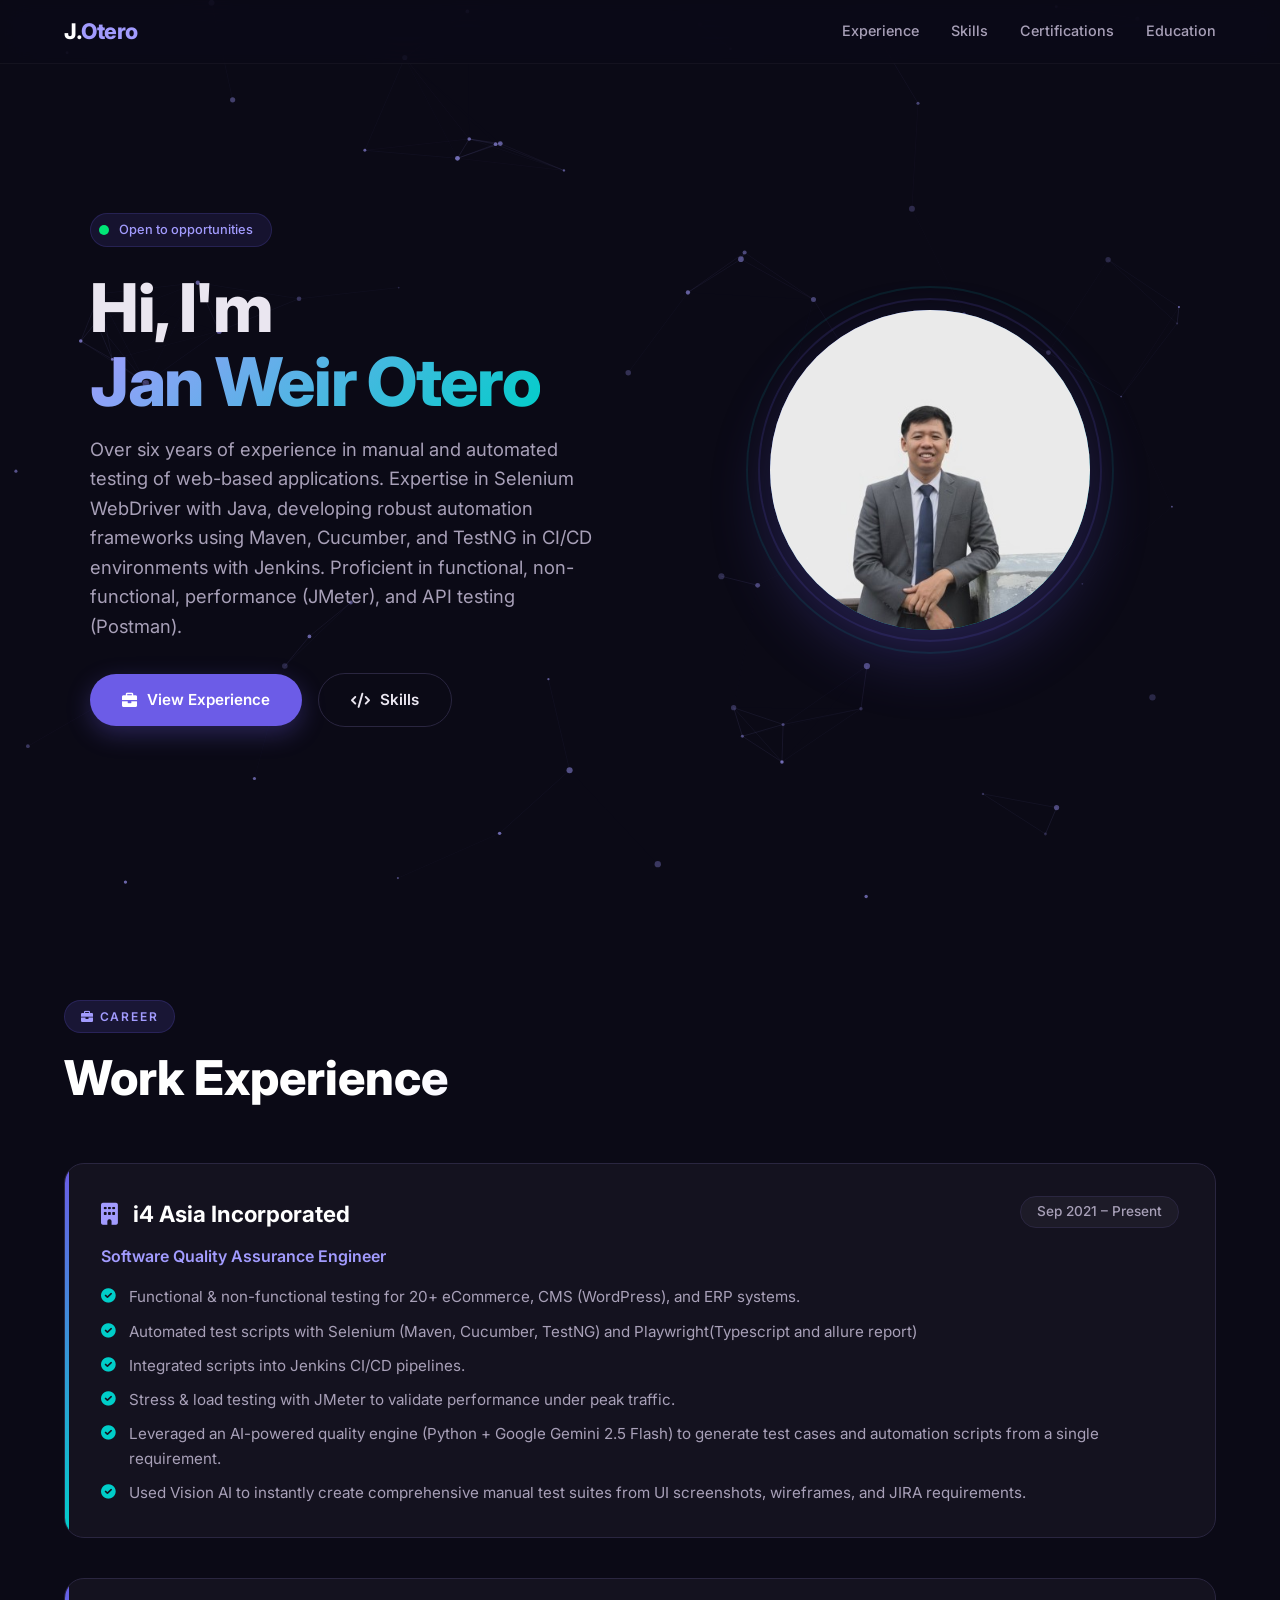
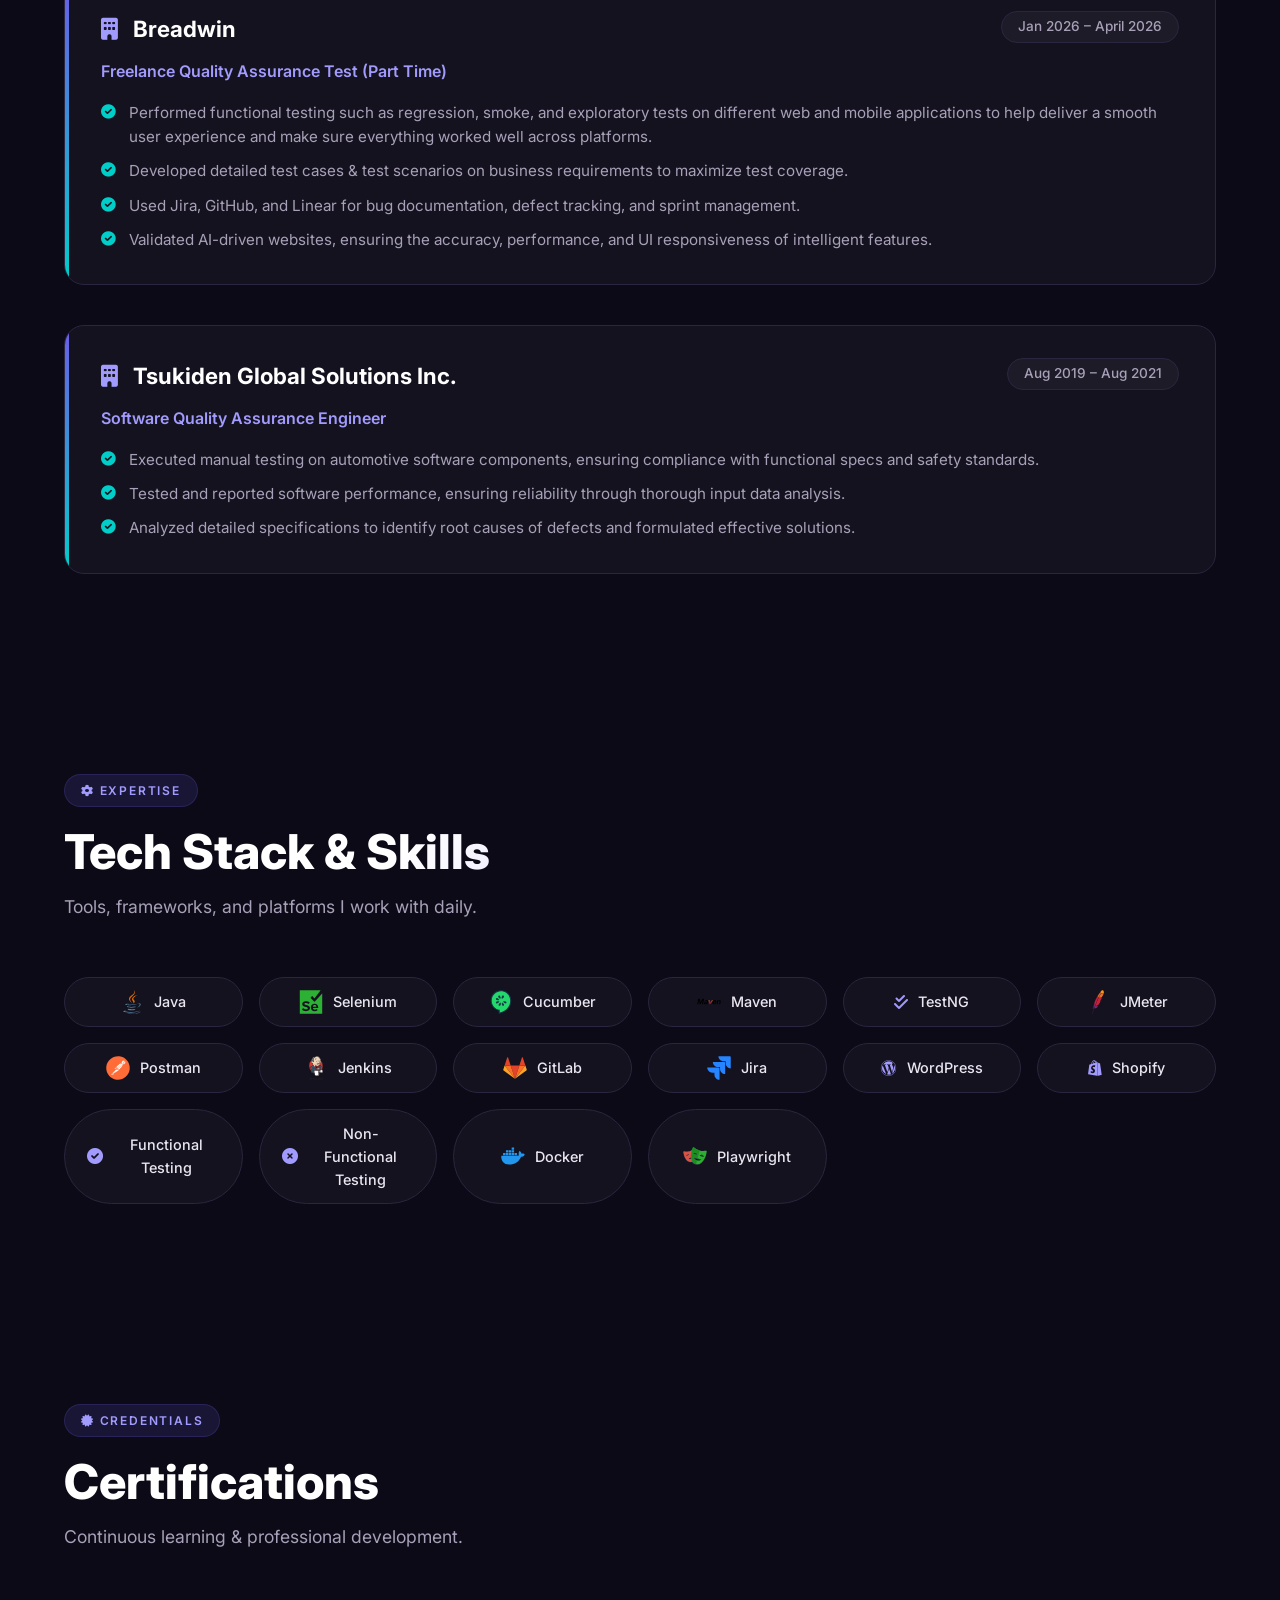
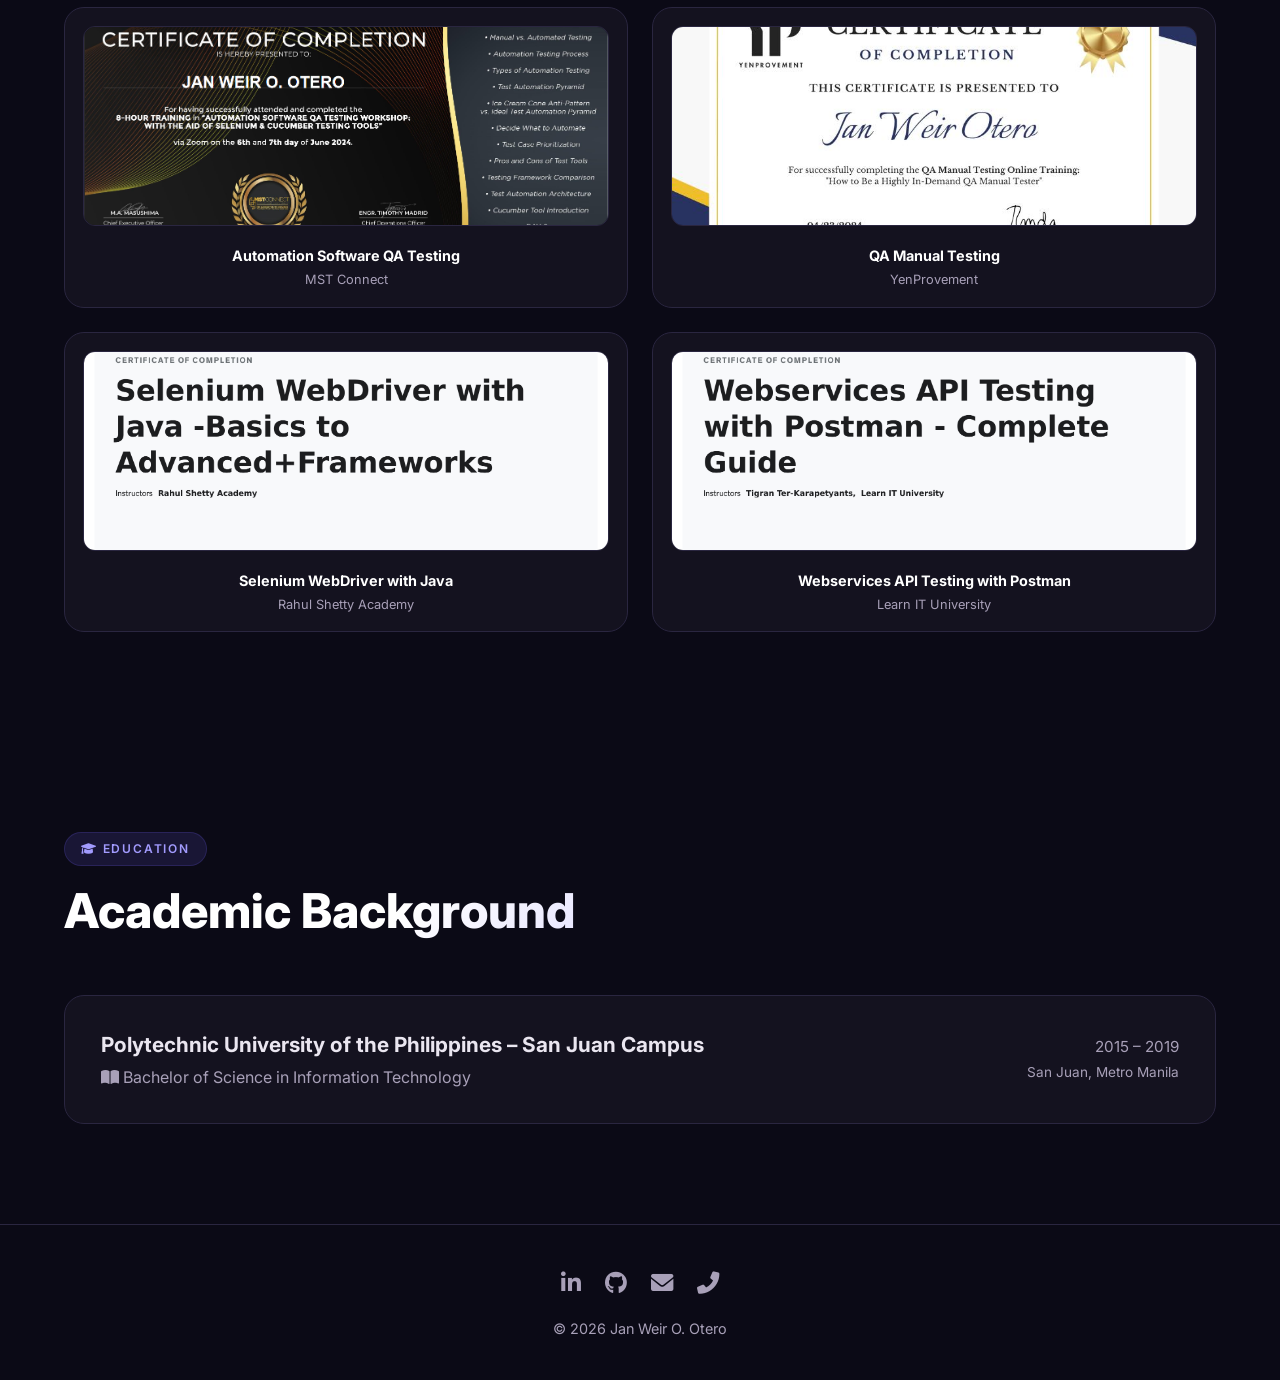
<file: index.html>
<!DOCTYPE html>
<html lang="en">

<head>
    <meta charset="UTF-8" />
    <meta name="viewport" content="width=device-width, initial-scale=1.0" />
    <title>Jan Weir Otero · QA Engineer</title>
    <!-- Google Fonts -->
    <link rel="preconnect" href="https://fonts.googleapis.com" />
    <link rel="preconnect" href="https://fonts.gstatic.com" crossorigin />
    <link
        href="https://fonts.googleapis.com/css2?family=Inter:opsz,wght@14..32,400;14..32,500;14..32,600;14..32,700;14..32,800&display=swap"
        rel="stylesheet" />
    <!-- Font Awesome 6 (free) -->
    <link rel="stylesheet" href="https://cdnjs.cloudflare.com/ajax/libs/font-awesome/6.0.0-beta3/css/all.min.css" />
    <link rel="stylesheet" href="style.css" />
    
</head>
<body>

    <!-- ===== PARTICLES CANVAS ===== -->
    <canvas id="particles-canvas"></canvas>

    <!-- ===== HEADER ===== -->
    <header>
        <div class="container">
            <div class="logo">J.<span>Otero</span></div>
            <ul class="nav-links" id="navLinks">
                <li><a href="#experience">Experience</a></li>
                <li><a href="#skills">Skills</a></li>
                <li><a href="#certifications">Certifications</a></li>
                <li><a href="#education">Education</a></li>
            </ul>
            <button class="nav-toggle" id="navToggle" aria-label="Toggle navigation">
                <span></span><span></span><span></span>
            </button>
        </div>
    </header>

    <!-- ===== HERO ===== -->
    <section class="hero" id="home">
        <div class="container">
            <div class="hero-grid">
                <div class="hero-content">
                    <div class="hero-badge">
                        <span class="dot"></span>
                        Open to opportunities
                    </div>
                    <h1>
                        Hi, I'm <br /><span class="highlight">Jan Weir Otero</span>
                    </h1>
                    <p>
                        Over six years of experience in manual and automated testing of web-based applications. Expertise in 
                        Selenium WebDriver with Java, developing robust automation frameworks using Maven, Cucumber, and
                        TestNG in CI/CD environments with Jenkins. Proficient in functional, non-functional, performance (JMeter),
                        and API testing (Postman).
                    </p>
                    <div class="hero-actions">
                        <a href="#experience" class="btn">
                            <i class="fas fa-briefcase"></i> View Experience
                        </a>
                        <a href="#skills" class="btn btn-outline">
                            <i class="fas fa-code"></i> Skills
                        </a>
                    </div>
                </div>
                <div class="hero-visual">
                    <div class="hero-avatar">

                        <img src="myimage.jpeg" alt="Jan Weir Otero"
                            style="width: 100%; height: 100%; object-fit: cover; border-radius: 50%; zoom: 10%;">

                        <div class="ring"></div>
                        <div class="ring"></div>
                    </div>
                </div>
            </div>
        </div>
    </section>

    <!-- ===== EXPERIENCE ===== -->
    <section id="experience">
        <div class="container">
            <div class="section-header reveal">
                <span class="section-label"><i class="fas fa-briefcase"></i> Career</span>
                <h2 class="section-title">Work Experience</h2>
            </div>

            <div class="timeline">

                <!-- i4 Asia -->
                <div class="timeline-item reveal reveal-delay-1">
                    <div class="timeline-header">
                        <span class="timeline-company">
                            <i class="fas fa-building"></i> i4 Asia Incorporated
                        </span>
                        <span class="timeline-date">Sep 2021 – Present</span>
                    </div>
                    <div class="timeline-role">Software Quality Assurance Engineer</div>
                    <ul class="timeline-desc">
                        <li><i class="fas fa-check-circle"></i> Functional &amp; non-functional testing for 20+
                            eCommerce, CMS (WordPress), and ERP systems.</li>
                        <li><i class="fas fa-check-circle"></i> Automated test scripts with Selenium (Maven, Cucumber,
                            TestNG) and Playwright(Typescript and allure report) </li>
                        <li><i class="fas fa-check-circle"></i> Integrated scripts into Jenkins CI/CD pipelines.</li>
                        <li><i class="fas fa-check-circle"></i> Stress &amp; load testing with JMeter to validate
                            performance under peak traffic.</li>
                        <li><i class="fas fa-check-circle"></i> Leveraged an AI-powered quality engine (Python + Google
                            Gemini 2.5 Flash) to generate test cases and automation scripts from a single requirement.
                        </li>
                        <li><i class="fas fa-check-circle"></i> Used Vision AI to instantly create comprehensive manual
                            test suites from UI screenshots, wireframes, and JIRA requirements.</li>
                    </ul>
                </div>

                <!-- i4 Asia -->
                <div class="timeline-item reveal reveal-delay-1">
                    <div class="timeline-header">
                        <span class="timeline-company">
                            <i class="fas fa-building"></i> Breadwin
                        </span>
                        <span class="timeline-date">Jan 2026 – April 2026</span>
                    </div>
                    <div class="timeline-role">Freelance Quality Assurance Test (Part Time)</div>
                    <ul class="timeline-desc">
                        <li><i class="fas fa-check-circle"></i> Performed functional testing such as regression, smoke,
                            and exploratory tests on different web and mobile applications to help deliver a smooth user
                            experience and make sure everything worked well across platforms.</li>
                        <li><i class="fas fa-check-circle"></i> Developed detailed test cases &amp; test scenarios on
                            business requirements to maximize test coverage. </li>
                        <li><i class="fas fa-check-circle"></i> Used Jira, GitHub, and Linear for bug documentation,
                            defect tracking, and sprint management.</li>
                        <li><i class="fas fa-check-circle"></i> Validated AI-driven websites, ensuring the accuracy,
                            performance, and UI responsiveness of intelligent features.</li>
                    </ul>
                </div>

                <!-- Tsukiden -->
                <div class="timeline-item reveal reveal-delay-2">
                    <div class="timeline-header">
                        <span class="timeline-company">
                            <i class="fas fa-building"></i> Tsukiden Global Solutions Inc.
                        </span>
                        <span class="timeline-date">Aug 2019 – Aug 2021</span>
                    </div>
                    <div class="timeline-role">Software Quality Assurance Engineer</div>
                    <ul class="timeline-desc">
                        <li><i class="fas fa-check-circle"></i> Executed manual testing on automotive software
                            components, ensuring compliance with functional specs and safety standards.</li>
                        <li><i class="fas fa-check-circle"></i> Tested and reported software performance, ensuring
                            reliability through thorough input data analysis.</li>
                        <li><i class="fas fa-check-circle"></i> Analyzed detailed specifications to identify root causes
                            of defects and formulated effective solutions.</li>
                    </ul>
                </div>

            </div>
        </div>
    </section>

    <!-- ===== SKILLS ===== -->
    <section id="skills">
        <div class="container">
            <div class="section-header reveal">
                <span class="section-label"><i class="fas fa-cog"></i> Expertise</span>
                <h2 class="section-title">Tech Stack &amp; Skills</h2>
                <p class="section-sub">Tools, frameworks, and platforms I work with daily.</p>
            </div>

            <div class="skills-grid reveal">
                <div class="skill-chip"><img src="Certificate\logos\Java--Streamline-Svg-Logos.svg" alt="Java"
                        class="skill-icon"> Java</div>
                <div class="skill-chip"><img src="Certificate\logos\Selenium--Streamline-Svg-Logos.svg" alt="Selenium"
                        class="skill-icon"> Selenium</div>
                <div class="skill-chip"><img src="Certificate\logos\Cucumber--Streamline-Svg-Logos.svg" alt="Cucumber"
                        class="skill-icon"> Cucumber</div>
                <div class="skill-chip"><img src="Certificate\logos\Maven--Streamline-Svg-Logos.svg" alt="Maven"
                        class="skill-icon"> Maven</div>
                <div class="skill-chip"><i class="fas fa-check-double"></i> TestNG</div>
                <div class="skill-chip"><img src="Certificate\logos\Apache--Streamline-Svg-Logos.svg" alt="JMeter"
                        class="skill-icon"> JMeter</div>
                <div class="skill-chip"><img src="Certificate\logos\Postman-Icon--Streamline-Svg-Logos.svg"
                        alt="Postman" class="skill-icon"> Postman</div>
                <div class="skill-chip"><img src="Certificate\logos\Jenkins--Streamline-Svg-Logos.svg" alt="Jenkins"
                        class="skill-icon"> Jenkins</div>
                <div class="skill-chip"><img src="Certificate\logos\Gitlab--Streamline-Svg-Logos.svg" alt="GitLab"
                        class="skill-icon"> GitLab</div>
                <div class="skill-chip"><img src="Certificate\logos\Jira--Streamline-Svg-Logos.svg" alt="Jira"
                        class="skill-icon"> Jira</div>
                <div class="skill-chip"><i class="fab fa-wordpress"></i> WordPress</div>
                <div class="skill-chip"><i class="fab fa-shopify"></i> Shopify</div>
                <div class="skill-chip"><i class="fas fa-check-circle"></i> Functional Testing</div>
                <div class="skill-chip"><i class="fas fa-times-circle"></i> Non-Functional Testing</div>
                <div class="skill-chip"><img src="Certificate\logos\Docker-Icon--Streamline-Svg-Logos.svg" alt=" Docker"
                        class="skill-icon"> Docker</div>
                <div class="skill-chip"><img src="Certificate\logos\playwright.svg" alt="Playwright" class="skill-icon">
                    Playwright</div>
            </div>
        </div>
    </section>

    <!-- ===== CERTIFICATIONS ===== -->
    <section id="certifications">
        <div class="container">
            <div class="section-header reveal">
                <span class="section-label"><i class="fas fa-certificate"></i> Credentials</span>
                <h2 class="section-title">Certifications</h2>
                <p class="section-sub">Continuous learning &amp; professional development.</p>
            </div>

            <div class="cert-grid reveal">
                <!-- Certificate 1 -->
                <div class="cert-card" onclick="openZoom(this.querySelector('img'))">
                    <img src="Certificate\QA.png" alt="Automation Software QA Testing Certificate - MST Connect">
                    <div class="cert-card-title">Automation Software QA Testing</div>
                    <div class="cert-card-sub">MST Connect</div>
                </div>

                <!-- Certificate 2 -->
                <div class="cert-card" onclick="openZoom(this.querySelector('img'))">
                    <img src="Certificate\Yenprovement.jpeg" alt="QA Manual Testing Certificate - YenProvement">
                    <div class="cert-card-title">QA Manual Testing</div>
                    <div class="cert-card-sub">YenProvement</div>
                </div>

                <!-- Certificate 3 -->
                <div class="cert-card" onclick="openZoom(this.querySelector('img'))">
                    <img src="Certificate\Rahul Shetty.jpg"
                        alt="Selenium WebDriver with Java Certificate - Rahul Shetty Academy">
                    <div class="cert-card-title">Selenium WebDriver with Java</div>
                    <div class="cert-card-sub">Rahul Shetty Academy</div>
                </div>

                <!-- Certificate 4 -->
                <div class="cert-card" onclick="openZoom(this.querySelector('img'))">
                    <img src="Certificate\Postman.jpg" alt="Webservices API Testing with Postman - Learn IT University">
                    <div class="cert-card-title">Webservices API Testing with Postman</div>
                    <div class="cert-card-sub">Learn IT University</div>
                </div>
            </div>
        </div>
    </section>

    <!-- ===== MODAL (Lightbox) ===== -->
    <div id="imageModal" class="modal" onclick="closeZoom()">
        <span class="modal-close" onclick="closeZoom()">&times;</span>
        <img class="modal-content" id="modalImg">
        <div class="modal-caption" id="modalCaption">Certificate</div>
    </div>

    <!-- ===== EDUCATION ===== -->
    <section id="education">
        <div class="container">
            <div class="section-header reveal">
                <span class="section-label"><i class="fas fa-graduation-cap"></i> Education</span>
                <h2 class="section-title">Academic Background</h2>
            </div>

            <div class="edu-card reveal">
                <div class="edu-left">
                    <h3>Polytechnic University of the Philippines – San Juan Campus</h3>
                    <p><i class="fas fa-book-open"></i> Bachelor of Science in Information Technology</p>
                </div>
                <div class="edu-right">
                    <span>2015 – 2019</span><br />
                    <span style="font-size:0.85rem;">San Juan, Metro Manila</span>
                </div>
            </div>
        </div>
    </section>

    <!-- ===== FOOTER ===== -->
    <footer>
        <div class="container">
            <div class="socials">
                <a href="https://www.linkedin.com/in/jan-weir-otero/" aria-label="LinkedIn"><i
                        class="fab fa-linkedin-in"></i></a>
                <a href="https://github.com/janweirotero" aria-label="GitHub"><i class="fab fa-github"></i></a>
                <a href="mailto:oterojanweir@gmail.com" aria-label="Email"><i class="fas fa-envelope"></i></a>
                <a href="tel:+09500023343" aria-label="Phone"><i class="fas fa-phone-alt"></i></a>
            </div>
            <p>&copy; <span id="year"></span> Jan Weir O. Otero</p>
        </div>
    </footer>

    <script src="script.js"></script>

</body>

</html>
</file>
<file: style.css>
/* ---------- RESET & BASE ---------- */
        *,
        *::before,
        *::after {
            margin: 0;
            padding: 0;
            box-sizing: border-box;
        }

        :root {
            --primary: #6c5ce7;
            --primary-light: #a29bfe;
            --primary-dark: #4a3db8;
            --secondary: #00cec9;
            --accent: #fd79a8;
            --bg: #0b0a16;
            --bg-card: #14121f;
            --bg-card-hover: #1e1b30;
            --text: #eae6f0;
            --text-muted: #a8a0b8;
            --border: #2a2640;
            --shadow: 0 20px 40px -12px rgba(0, 0, 0, 0.7);
            --radius: 20px;
            --transition: 0.35s cubic-bezier(0.4, 0, 0.2, 1);
        }

        html {
            scroll-behavior: smooth;
        }

        body {
            font-family: 'Inter', sans-serif;
            background: var(--bg);
            color: var(--text);
            line-height: 1.6;
            overflow-x: hidden;
        }

        a {
            color: var(--primary-light);
            text-decoration: none;
            transition: color var(--transition);
        }

        a:hover {
            color: var(--secondary);
        }

        .container {
            max-width: 1200px;
            margin: 0 auto;
            padding: 0 24px;
        }

        /* ---------- SCROLLBAR ---------- */
        ::-webkit-scrollbar {
            width: 8px;
        }

        ::-webkit-scrollbar-track {
            background: var(--bg);
        }

        ::-webkit-scrollbar-thumb {
            background: var(--primary);
            border-radius: 10px;
        }

        ::-webkit-scrollbar-thumb:hover {
            background: var(--primary-light);
        }

        /* ---------- UTILITY ---------- */
        .section-label {
            display: inline-block;
            font-size: 0.75rem;
            font-weight: 600;
            letter-spacing: 0.15em;
            text-transform: uppercase;
            color: var(--primary-light);
            background: rgba(108, 92, 231, 0.15);
            padding: 6px 16px;
            border-radius: 100px;
            margin-bottom: 16px;
            border: 1px solid rgba(108, 92, 231, 0.2);
        }

        .section-title {
            font-size: clamp(2rem, 5vw, 3rem);
            font-weight: 800;
            line-height: 1.2;
            margin-bottom: 12px;
            background: linear-gradient(135deg, #fff 30%, var(--primary-light));
            -webkit-background-clip: text;
            -webkit-text-fill-color: transparent;
            background-clip: text;
        }

        .section-sub {
            font-size: 1.1rem;
            color: var(--text-muted);
            max-width: 560px;
        }

        /* ---------- FLOATING PARTICLES (canvas) ---------- */
        #particles-canvas {
            position: fixed;
            top: 0;
            left: 0;
            width: 100%;
            height: 100%;
            z-index: 0;
            pointer-events: none;
        }

        /* ---------- HEADER / NAV ---------- */
        header {
            position: fixed;
            top: 0;
            left: 0;
            width: 100%;
            z-index: 1000;
            background: rgba(11, 10, 22, 0.75);
            backdrop-filter: blur(16px) saturate(180%);
            border-bottom: 1px solid rgba(255, 255, 255, 0.04);
            padding: 14px 0;
            transition: background var(--transition);
        }

        header .container {
            display: flex;
            align-items: center;
            justify-content: space-between;
        }

        .logo {
            font-size: 1.35rem;
            font-weight: 800;
            letter-spacing: -0.02em;
            color: #fff;
        }

        .logo span {
            color: var(--primary-light);
        }

        .nav-links {
            display: flex;
            gap: 32px;
            list-style: none;
        }

        .nav-links a {
            font-size: 0.9rem;
            font-weight: 500;
            color: var(--text-muted);
            position: relative;
            transition: color var(--transition);
        }

        .nav-links a::after {
            content: '';
            position: absolute;
            bottom: -4px;
            left: 0;
            width: 0;
            height: 2px;
            background: var(--primary-light);
            transition: width var(--transition);
        }

        .nav-links a:hover {
            color: #fff;
        }

        .nav-links a:hover::after {
            width: 100%;
        }

        .nav-toggle {
            display: none;
            flex-direction: column;
            gap: 6px;
            background: none;
            border: none;
            cursor: pointer;
            padding: 4px;
        }

        .nav-toggle span {
            display: block;
            width: 28px;
            height: 2.5px;
            background: var(--text);
            border-radius: 4px;
            transition: var(--transition);
        }

        /* ---------- HERO ---------- */
        .hero {
            position: relative;
            z-index: 1;
            min-height: 100vh;
            display: flex;
            align-items: center;
            padding: 120px 0 80px;
        }

        .hero-grid {
            display: grid;
            grid-template-columns: 1fr 1fr;
            gap: 60px;
            align-items: center;
        }

        .hero-badge {
            display: inline-flex;
            align-items: center;
            gap: 10px;
            background: rgba(108, 92, 231, 0.12);
            border: 1px solid rgba(108, 92, 231, 0.2);
            border-radius: 100px;
            padding: 6px 18px 6px 8px;
            font-size: 0.8rem;
            font-weight: 500;
            color: var(--primary-light);
            margin-bottom: 24px;
        }

        .hero-badge .dot {
            width: 10px;
            height: 10px;
            border-radius: 50%;
            background: #00e676;
            animation: pulse-dot 2s infinite;
        }

        @keyframes pulse-dot {

            0%,
            100% {
                opacity: 1;
                transform: scale(1);
            }

            50% {
                opacity: 0.5;
                transform: scale(0.8);
            }
        }

        .hero h1 {
            font-size: clamp(2.6rem, 6vw, 4.2rem);
            font-weight: 800;
            line-height: 1.1;
            letter-spacing: -0.02em;
            margin-bottom: 16px;
        }

        .hero h1 .highlight {
            background: linear-gradient(135deg, var(--primary-light), var(--secondary));
            -webkit-background-clip: text;
            -webkit-text-fill-color: transparent;
            background-clip: text;
        }

        .hero p {
            font-size: 1.15rem;
            color: var(--text-muted);
            max-width: 520px;
            margin-bottom: 32px;
        }

        .hero-actions {
            display: flex;
            flex-wrap: wrap;
            gap: 16px;
            align-items: center;
        }

        .btn {
            display: inline-flex;
            align-items: center;
            gap: 10px;
            padding: 14px 32px;
            border-radius: 60px;
            font-weight: 600;
            font-size: 0.95rem;
            border: none;
            cursor: pointer;
            transition: all var(--transition);
            background: var(--primary);
            color: #fff;
            box-shadow: 0 8px 24px rgba(108, 92, 231, 0.3);
        }

        .btn:hover {
            transform: translateY(-3px);
            box-shadow: 0 14px 32px rgba(108, 92, 231, 0.45);
            background: var(--primary-dark);
        }

        .btn-outline {
            background: transparent;
            border: 1.5px solid var(--border);
            color: var(--text);
            box-shadow: none;
        }

        .btn-outline:hover {
            border-color: var(--primary-light);
            background: rgba(108, 92, 231, 0.08);
            box-shadow: none;
        }

        /* hero visual (avatar/illustration) */
        .hero-visual {
            display: flex;
            justify-content: center;
            align-items: center;
            position: relative;
        }

        .hero-avatar {
            width: 320px;
            height: 320px;
            border-radius: 50%;
            background: linear-gradient(135deg, var(--primary), var(--secondary));
            display: flex;
            align-items: center;
            justify-content: center;
            font-size: 7rem;
            color: #fff;
            box-shadow: 0 30px 60px rgba(108, 92, 231, 0.25);
            position: relative;
            animation: float 6s ease-in-out infinite;
        }

        @keyframes float {

            0%,
            100% {
                transform: translateY(0px);
            }

            50% {
                transform: translateY(-16px);
            }
        }

        .hero-avatar .ring {
            position: absolute;
            inset: -12px;
            border-radius: 50%;
            border: 2px solid rgba(108, 92, 231, 0.15);
            animation: spin-ring 20s linear infinite;
        }

        .hero-avatar .ring:nth-child(2) {
            inset: -24px;
            border-color: rgba(0, 206, 201, 0.1);
            animation-duration: 30s;
            animation-direction: reverse;
        }

        @keyframes spin-ring {
            to {
                transform: rotate(360deg);
            }
        }

        /* floating tags */
        .float-tag {
            position: absolute;
            background: var(--bg-card);
            border: 1px solid var(--border);
            border-radius: 60px;
            padding: 8px 18px;
            font-size: 0.75rem;
            font-weight: 600;
            color: var(--text-muted);
            box-shadow: var(--shadow);
            animation: float-tag 5s ease-in-out infinite;
            white-space: nowrap;
        }

        .float-tag i {
            margin-right: 6px;
            color: var(--secondary);
        }

        .float-tag:nth-child(3) {
            top: 10%;
            right: -10%;
            animation-delay: 0.5s;
        }

        .float-tag:nth-child(4) {
            bottom: 15%;
            left: -15%;
            animation-delay: 1.2s;
        }

        .float-tag:nth-child(5) {
            bottom: 30%;
            right: -5%;
            animation-delay: 2s;
        }

        @keyframes float-tag {

            0%,
            100% {
                transform: translateY(0px);
            }

            50% {
                transform: translateY(-8px);
            }
        }

        /* ---------- SECTION COMMON ---------- */
        section {
            position: relative;
            z-index: 1;
            padding: 100px 0;
        }

        .section-header {
            margin-bottom: 56px;
        }

        /* ---------- EXPERIENCE ---------- */
        .timeline {
            display: flex;
            flex-direction: column;
            gap: 40px;
        }

        .timeline-item {
            background: var(--bg-card);
            border: 1px solid var(--border);
            border-radius: var(--radius);
            padding: 32px 36px;
            transition: all var(--transition);
            position: relative;
            overflow: hidden;
        }

        .timeline-item::before {
            content: '';
            position: absolute;
            top: 0;
            left: 0;
            width: 4px;
            height: 100%;
            background: linear-gradient(to bottom, var(--primary), var(--secondary));
            border-radius: 4px 0 0 4px;
        }

        .timeline-item:hover {
            background: var(--bg-card-hover);
            border-color: var(--primary);
            transform: translateX(6px);
            box-shadow: var(--shadow);
        }

        .timeline-header {
            display: flex;
            flex-wrap: wrap;
            justify-content: space-between;
            align-items: flex-start;
            margin-bottom: 12px;
            gap: 12px;
        }

        .timeline-company {
            font-size: 1.4rem;
            font-weight: 700;
            color: #fff;
        }

        .timeline-company i {
            color: var(--primary-light);
            margin-right: 10px;
        }

        .timeline-date {
            font-size: 0.85rem;
            font-weight: 500;
            color: var(--text-muted);
            background: rgba(255, 255, 255, 0.04);
            padding: 4px 16px;
            border-radius: 40px;
            border: 1px solid var(--border);
        }

        .timeline-role {
            font-size: 1rem;
            font-weight: 600;
            color: var(--primary-light);
            margin-bottom: 16px;
        }

        .timeline-desc {
            list-style: none;
            display: flex;
            flex-direction: column;
            gap: 10px;
        }

        .timeline-desc li {
            display: flex;
            gap: 14px;
            font-size: 0.95rem;
            color: var(--text-muted);
        }

        .timeline-desc li i {
            color: var(--secondary);
            font-size: 0.9rem;
            margin-top: 4px;
            flex-shrink: 0;
        }

        /* ---------- SKILLS ---------- */
        .skills-grid {
            display: grid;
            grid-template-columns: repeat(auto-fill, minmax(160px, 1fr));
            gap: 16px;
            margin-top: 12px;
        }

        .skill-chip {
            background: var(--bg-card);
            border: 1px solid var(--border);
            border-radius: 60px;
            padding: 12px 22px;
            font-size: 0.9rem;
            font-weight: 500;
            color: var(--text);
            text-align: center;
            transition: all var(--transition);
            display: flex;
            align-items: center;
            justify-content: center;
            gap: 10px;
        }

        .skill-chip i {
            color: var(--primary-light);
            font-size: 1rem;
        }

        .skill-chip:hover {
            border-color: var(--primary-light);
            background: var(--bg-card-hover);
            transform: translateY(-4px) scale(1.02);
            box-shadow: 0 12px 28px rgba(108, 92, 231, 0.15);
        }

        .cert-list {
            display: flex;
            flex-wrap: wrap;
            gap: 14px;
            margin-top: 20px;
        }

        .cert-item {
            background: var(--bg-card);
            border: 1px solid var(--border);
            border-radius: 40px;
            padding: 10px 22px;
            font-size: 0.85rem;
            color: var(--text-muted);
            display: flex;
            align-items: center;
            gap: 10px;
            transition: var(--transition);
        }

        .cert-item i {
            color: #f1c40f;
        }

        .cert-item:hover {
            border-color: var(--secondary);
            color: #fff;
        }

        /* Certificate Grid */
        .cert-grid {
            display: grid;
            grid-template-columns: repeat(auto-fit, minmax(400px, 1fr));
            gap: 24px;
            margin-top: 10px;
        }

        /* Each certificate card */
        .cert-card {
            background: var(--bg-card);
            border: 1px solid var(--border);
            border-radius: var(--radius);
            padding: 18px 18px 16px;
            text-align: center;
            cursor: pointer;
            transition: all var(--transition);
            overflow: hidden;
        }

        .cert-card:hover {
            transform: translateY(-8px);
            border-color: var(--primary-light);
            box-shadow: 0 16px 40px rgba(108, 92, 231, 0.15);
            background: var(--bg-card-hover);
        }

        /* The certificate image */
        .cert-card img {
            width: 100%;
            height: 200px;
            object-fit: cover;
            /* Crops nicely to fit */
            border-radius: 12px;
            border: 1px solid var(--border);
            transition: transform 0.3s ease;
            background: #fff;
            /* White background for paper certificates */
        }

        .cert-card:hover img {
            transform: scale(1.02);
            /* Slight zoom on hover */
        }

        /* Certificate text */
        .cert-card-title {
            font-weight: 700;
            font-size: 0.9rem;
            margin-top: 14px;
            color: #fff;
            line-height: 1.3;
        }

        .cert-card-sub {
            font-size: 0.8rem;
            color: var(--text-muted);
            margin-top: 4px;
        }

        /* ---------- Modal (Lightbox) ---------- */
        .modal {
            display: none;
            position: fixed;
            z-index: 9999;
            left: 0;
            top: 0;
            width: 100%;
            height: 100%;
            background-color: rgba(11, 10, 22, 0.92);
            backdrop-filter: blur(8px);
            animation: fadeIn 0.3s ease;
        }

        .modal-content {
            display: block;
            max-width: 90%;
            max-height: 85%;
            margin: auto;
            position: absolute;
            top: 50%;
            left: 50%;
            transform: translate(-50%, -50%);
            border-radius: 16px;
            box-shadow: 0 30px 80px rgba(0, 0, 0, 0.8);
            object-fit: contain;
            background: #fff;
            padding: 10px;
        }

        /* Close button */
        .modal-close {
            position: absolute;
            top: 30px;
            right: 50px;
            color: #fff;
            font-size: 3rem;
            font-weight: 300;
            cursor: pointer;
            transition: 0.3s;
            z-index: 10;
            line-height: 1;
        }

        .modal-close:hover {
            color: var(--primary-light);
            transform: rotate(90deg);
        }

        /* Caption */
        .modal-caption {
            position: absolute;
            bottom: 40px;
            left: 0;
            width: 100%;
            text-align: center;
            color: #ccc;
            font-size: 1rem;
            padding: 0 20px;
        }

        @keyframes fadeIn {
            from {
                opacity: 0;
            }

            to {
                opacity: 1;
            }
        }

        /* Responsive */
        @media (max-width: 600px) {
            .cert-grid {
                grid-template-columns: 1fr 1fr;
            }

            .cert-card img {
                height: 120px;
            }
        }

        @media (max-width: 420px) {
            .cert-grid {
                grid-template-columns: 1fr;
            }
        }



        /* Responsive */
        @media (max-width: 600px) {
            .cert-grid {
                grid-template-columns: 1fr 1fr;
                /* 2 columns on small screens */
            }

            .cert-card img {
                height: 120px;
            }
        }

        @media (max-width: 420px) {
            .cert-grid {
                grid-template-columns: 1fr;
                /* 1 column on very small screens */
            }
        }

        /* ---------- EDUCATION ---------- */
        .edu-card {
            background: var(--bg-card);
            border: 1px solid var(--border);
            border-radius: var(--radius);
            padding: 32px 36px;
            display: flex;
            flex-wrap: wrap;
            justify-content: space-between;
            align-items: center;
            transition: var(--transition);
        }

        .edu-card:hover {
            border-color: var(--primary-light);
            background: var(--bg-card-hover);
            transform: scale(1.01);
        }

        .edu-left h3 {
            font-size: 1.3rem;
            font-weight: 700;
        }

        .edu-left p {
            color: var(--text-muted);
            margin-top: 4px;
        }

        .edu-right {
            text-align: right;
            color: var(--text-muted);
            font-size: 0.95rem;
        }

        /* ---------- FOOTER ---------- */
        footer {
            position: relative;
            z-index: 1;
            border-top: 1px solid var(--border);
            padding: 40px 0;
            text-align: center;
            color: var(--text-muted);
            font-size: 0.9rem;
        }

        footer .socials {
            display: flex;
            justify-content: center;
            gap: 24px;
            margin-bottom: 16px;
        }

        footer .socials a {
            font-size: 1.4rem;
            color: var(--text-muted);
            transition: var(--transition);
        }

        footer .socials a:hover {
            color: var(--primary-light);
            transform: translateY(-3px);
        }

        /* ---------- RESPONSIVE ---------- */
        @media (max-width: 992px) {
            .hero-grid {
                grid-template-columns: 1fr;
                text-align: center;
            }

            .hero p {
                margin-left: auto;
                margin-right: auto;
            }

            .hero-actions {
                justify-content: center;
            }

            .hero-avatar {
                width: 240px;
                height: 240px;
                font-size: 5rem;
            }

            .float-tag {
                display: none;
            }

            .timeline-item {
                padding: 24px;
            }
        }

        @media (max-width: 768px) {
            .nav-links {
                position: fixed;
                top: 0;
                right: -100%;
                width: 260px;
                height: 100vh;
                background: var(--bg-card);
                flex-direction: column;
                padding: 80px 32px 32px;
                gap: 24px;
                transition: right 0.4s cubic-bezier(0.4, 0, 0.2, 1);
                border-left: 1px solid var(--border);
            }

            .nav-links.open {
                right: 0;
            }

            .nav-toggle {
                display: flex;
                z-index: 1001;
            }

            .nav-toggle.open span:nth-child(1) {
                transform: rotate(45deg) translate(6px, 6px);
            }

            .nav-toggle.open span:nth-child(2) {
                opacity: 0;
            }

            .nav-toggle.open span:nth-child(3) {
                transform: rotate(-45deg) translate(6px, -6px);
            }

            .hero {
                padding: 100px 0 60px;
            }

            .hero h1 {
                font-size: 2.4rem;
            }

            .hero-avatar {
                width: 180px;
                height: 180px;
                font-size: 4rem;
            }

            section {
                padding: 60px 0;
            }

            .timeline-header {
                flex-direction: column;
            }

            .edu-card {
                flex-direction: column;
                text-align: center;
                gap: 12px;
            }

            .edu-right {
                text-align: center;
            }

            .skills-grid {
                grid-template-columns: repeat(auto-fill, minmax(130px, 1fr));
            }
        }

        @media (max-width: 480px) {
            .container {
                padding: 0 16px;
            }

            .btn {
                padding: 12px 24px;
                font-size: 0.85rem;
            }

            .timeline-item {
                padding: 18px;
            }
        }

        /* ---------- REVEAL ANIMATIONS (intersection) ---------- */
        .reveal {
            opacity: 0;
            transform: translateY(40px);
            transition: opacity 0.8s ease, transform 0.8s ease;
        }

        .reveal.visible {
            opacity: 1;
            transform: translateY(0);
        }

        .reveal-delay-1 {
            transition-delay: 0.1s;
        }

        .reveal-delay-2 {
            transition-delay: 0.2s;
        }

        .reveal-delay-3 {
            transition-delay: 0.3s;
        }

        .reveal-delay-4 {
            transition-delay: 0.4s;
        }
    </style>
</file>
